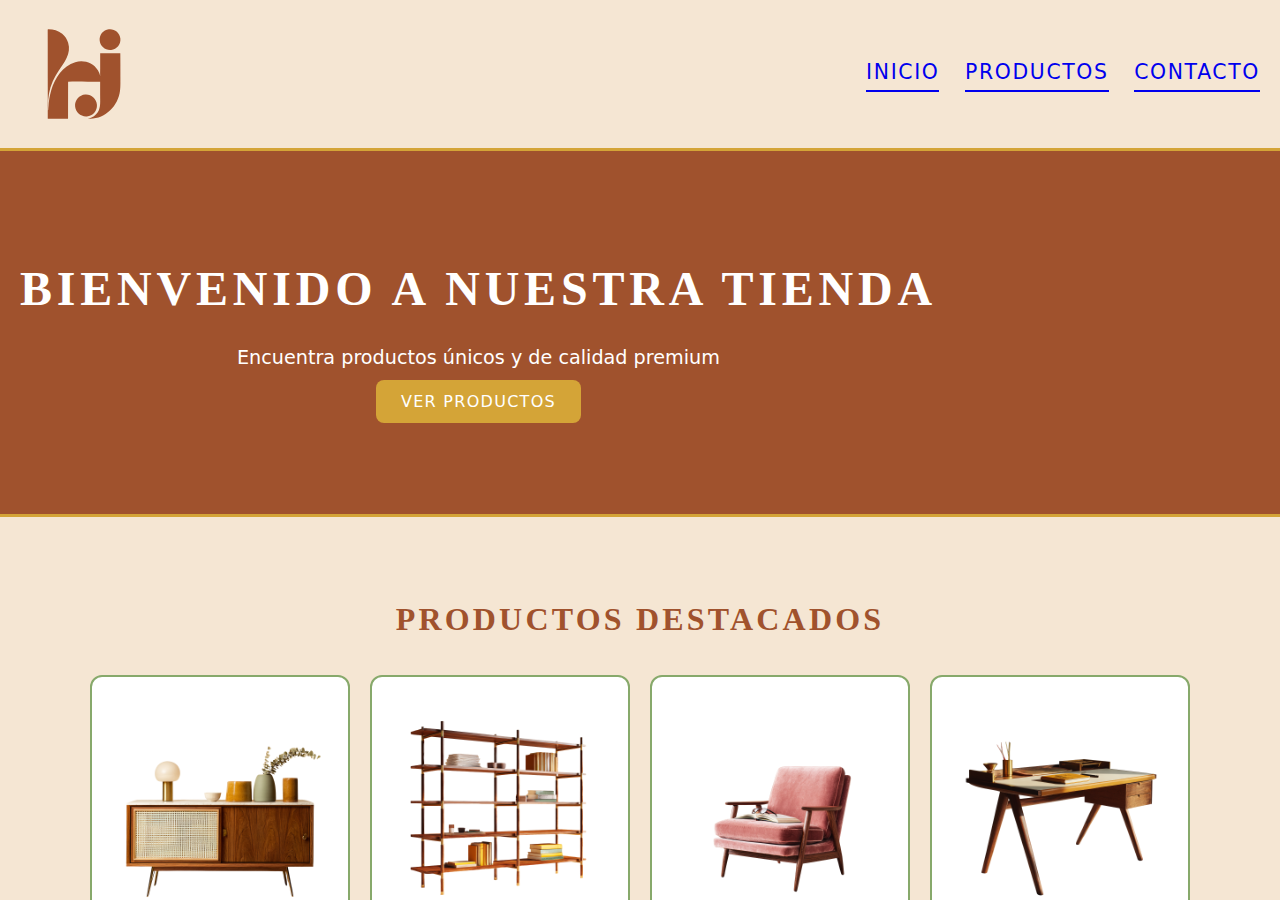
<file: Index.html>
<!DOCTYPE html>
<html lang="en">
<head>
  <meta http-equiv="refresh" content="0; url=/views/home.html">
  <title>Redirecting...</title>
</head>
<body>
  <p>If you are not redirected, <a href="/views/home.html">click here</a>.</p>
</body>
</html>
</file>
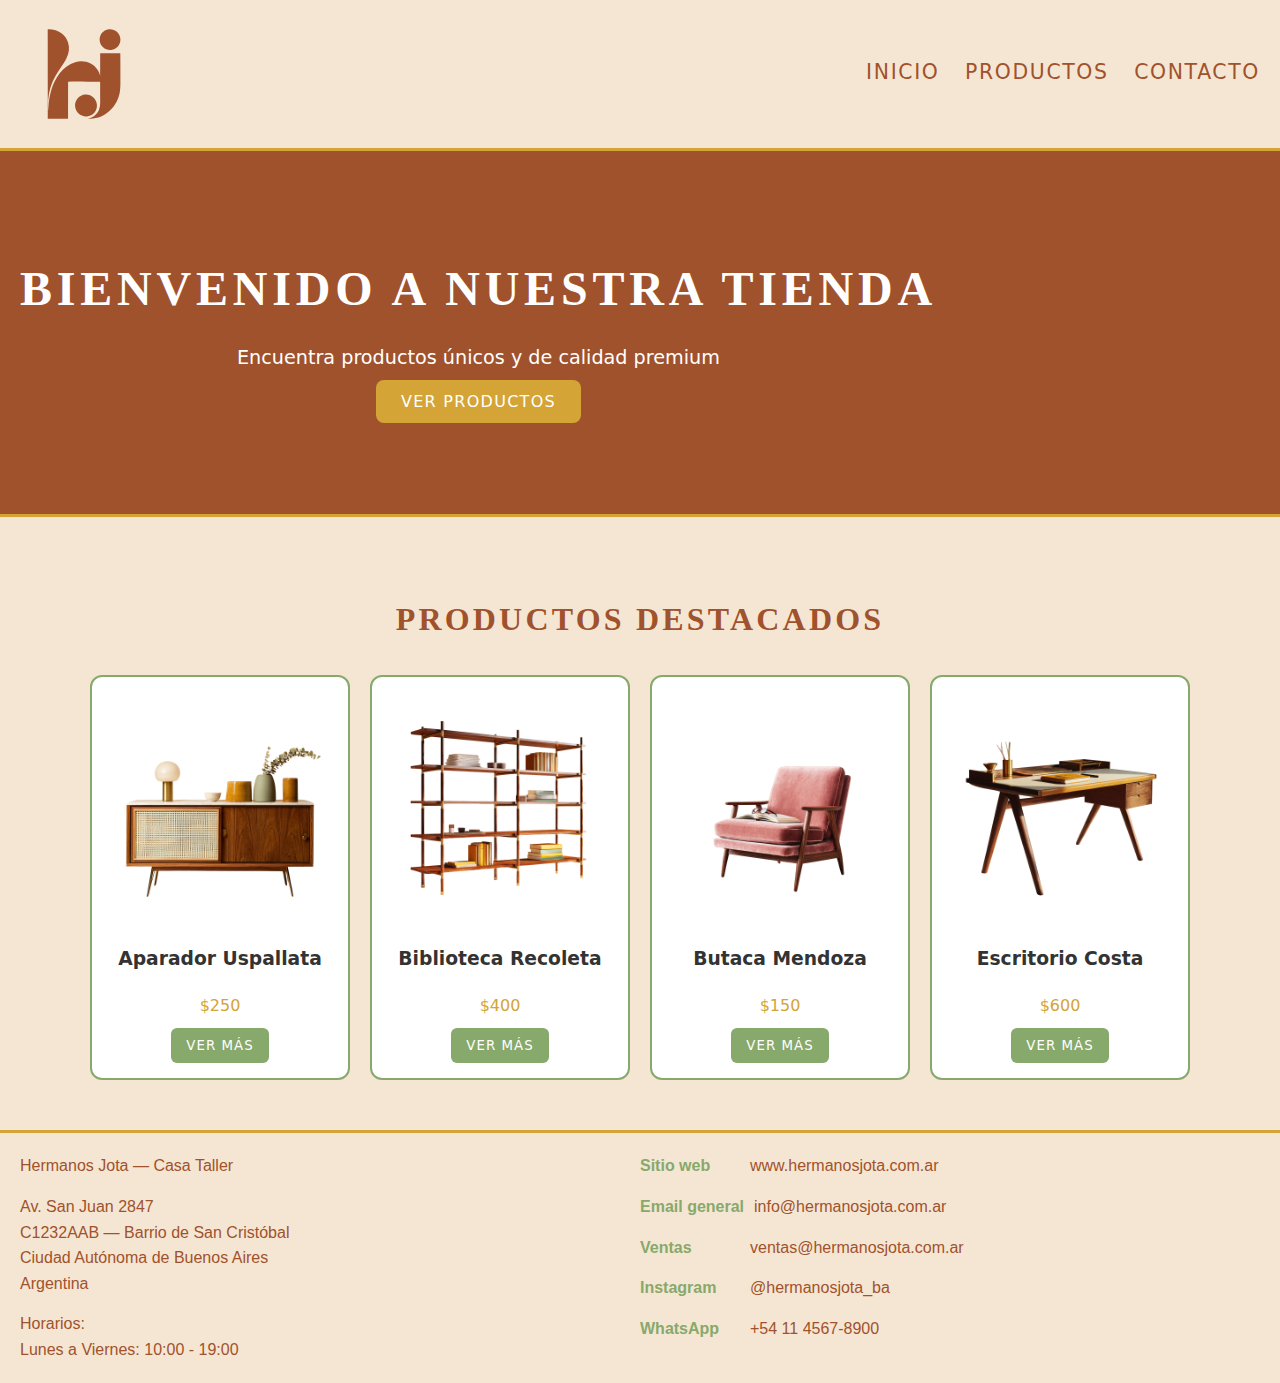
<file: views/index.html>
<!DOCTYPE html>
<html lang="es">
<link rel="stylesheet" href="../public/css/index.css">
<head>
  <meta charset="UTF-8">
  <meta name="viewport" content="width=device-width, initial-scale=1.0">
  <title>Hermanos Jota - Mueblería</title>
  
</head>
<body>
  <!-- Header -->
  <div id="header"></div>

  <main>
     <!-- Hero Banner -->
    <header class="hero">
      <div class="hero-content">
        <h1>Bienvenido a Nuestra Tienda</h1>
        <p>Encuentra productos únicos y de calidad premium</p>
        <a href="productos.html" class="btn">Ver Productos</a>
      </div>
    </header>

    <!-- Productos Destacados -->
    <section class="productos">
      <h2>Productos Destacados</h2>
      <div id="productos-container" class="productos-grid">
        <!-- Los productos se insertan dinámicamente aquí -->
      </div>
    </section>
  </main>

  <!-- Footer -->
  <div id="footer"></div>

  
  <script src="../public/js/HeaderFooterScript.js"></script>
  <script src="../public/js/ProductosLista.js"></script>
    
  
</body>
</html>
</file>
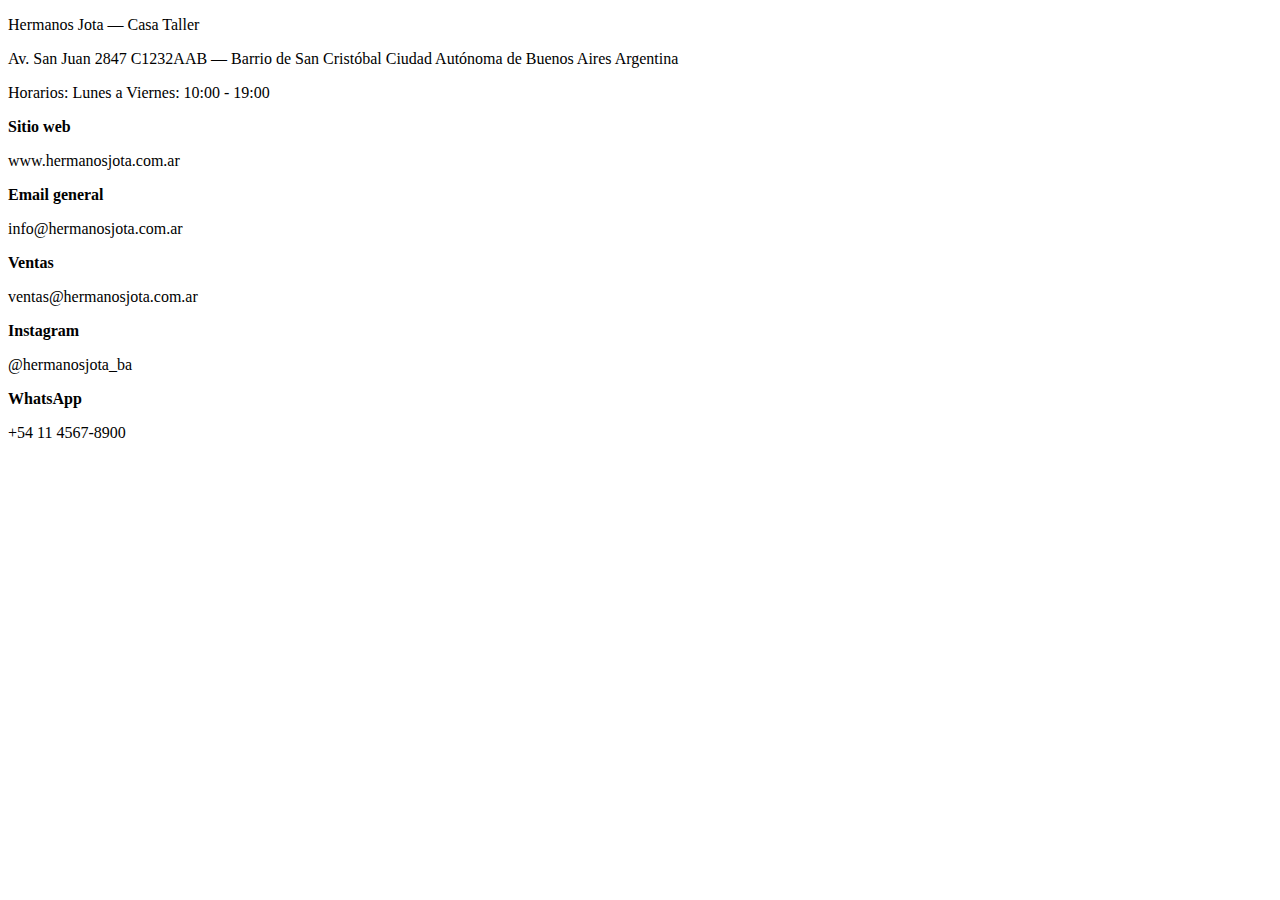
<file: footer.inc.html>
<!DOCTYPE html>

<body>
<Div id="Showroom">
    <columb>
        <p>
            Hermanos Jota — Casa Taller
        </p>
    </columb>
    <columb>
        <p>
            Av. San Juan 2847
            C1232AAB — Barrio de San Cristóbal
            Ciudad Autónoma de Buenos Aires
            Argentina
        </p> 
    </columb>
    <columb>
        <p>
            Horarios:
            Lunes a Viernes: 10:00 - 19:00
        </p>
    </columb>
</Div>
<Div id="Contacto">
    <columb>
        <b>Sitio web</b>
        <p>www.hermanosjota.com.ar</p>
    </columb>

    <columb>
        <b>Email general</b>
        <p>info@hermanosjota.com.ar</p>
    </columb>

    <columb>
        <b>Ventas</b>
        <p>ventas@hermanosjota.com.ar</p>
    </columb>

    <columb>
        <b>Instagram</b>
        <p>@hermanosjota_ba</p>
    </columb>

    <columb>
        <b>WhatsApp</b>
        <p>+54 11 4567-8900</p>
    </columb>
</Div>


</body>
</file>
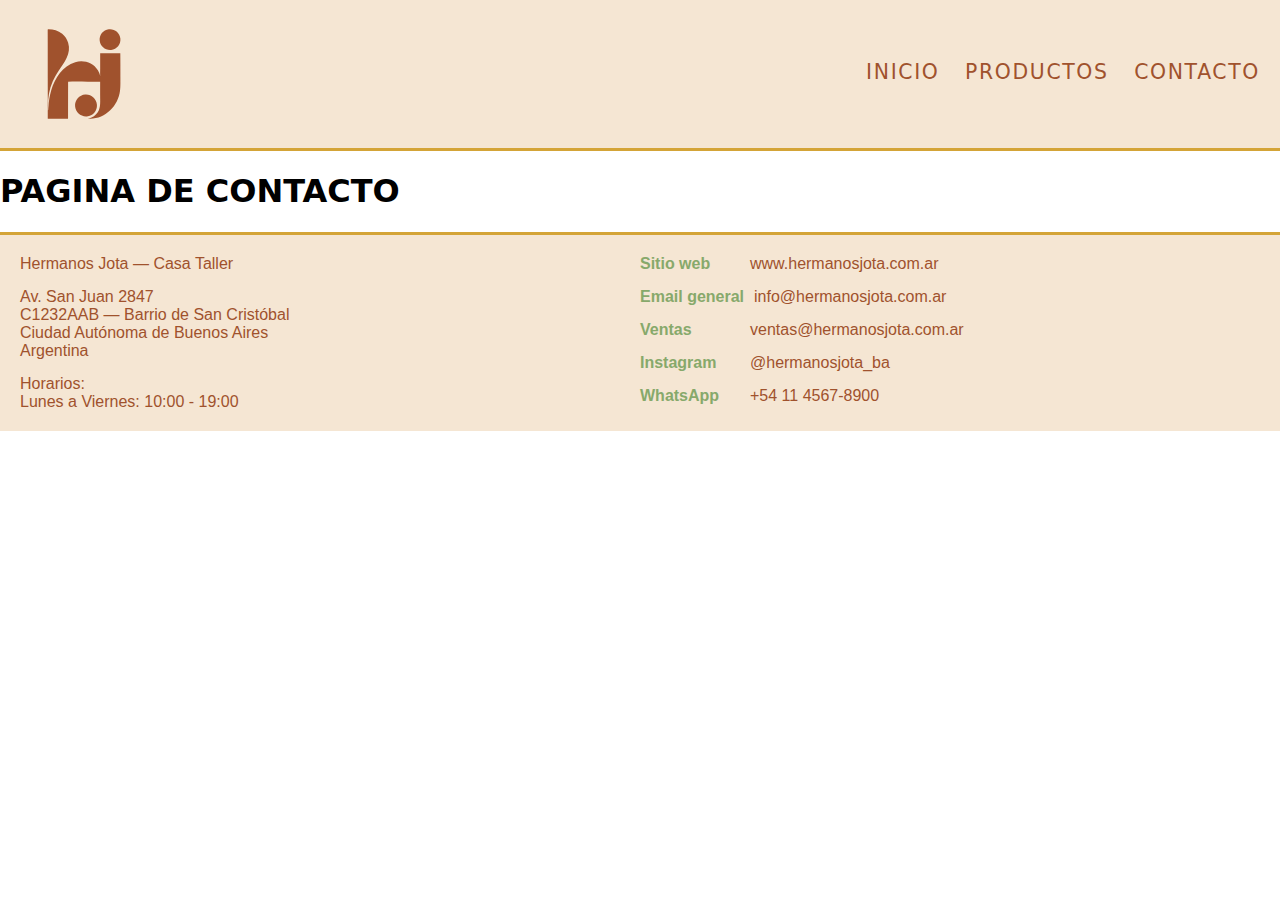
<file: views/contacto.html>
<!DOCTYPE html>
<html lang="es">
<head>
  <meta charset="UTF-8">
  <meta name="viewport" content="width=device-width, initial-scale=1.0">
  <title>Contacto - Hermanos Jota</title>
</head>
<body>
  <!-- Header -->
  <div id="header"></div>

  <main>
    <h1>PAGINA DE CONTACTO</h1>
  </main>

  <!-- Footer -->
  <div id="footer"></div>

  <script src="../public/js/HeaderFooterScript.js"></script>
  
</body>
</html>
</file>
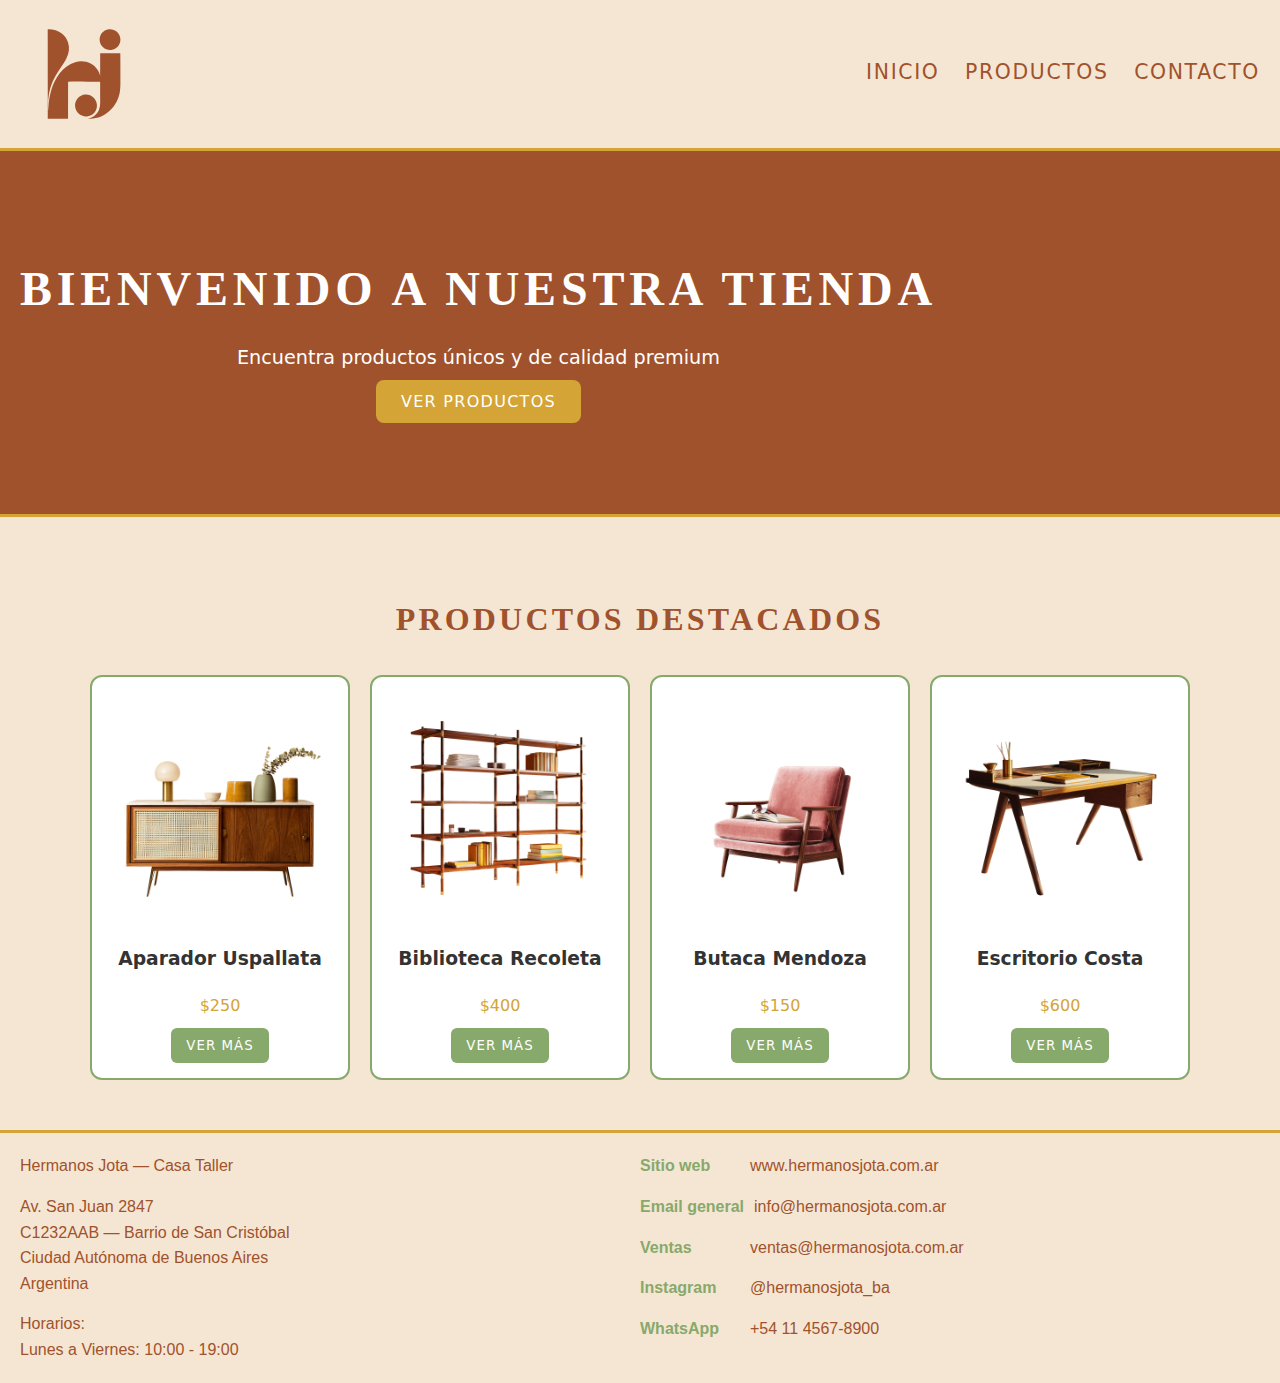
<file: views/home.html>
<!DOCTYPE html>
<html lang="es">
<link rel="stylesheet" href="../public/css/home.css">
<head>
  <meta charset="UTF-8">
  <meta name="viewport" content="width=device-width, initial-scale=1.0">
  <title>Hermanos Jota - Mueblería</title>
  
</head>
<body>
  <!-- Header -->
  <div id="header"></div>

  <main>
     <!-- Hero Banner -->
    <header class="hero">
      <div class="hero-content">
        <h1>Bienvenido a Nuestra Tienda</h1>
        <p>Encuentra productos únicos y de calidad premium</p>
        <a href="productos.html" class="btn">Ver Productos</a>
      </div>
    </header>

    <!-- Productos Destacados -->
    <section class="productos">
      <h2>Productos Destacados</h2>
      <div id="productos-container" class="productos-grid">
        <!-- Los productos se insertan dinámicamente aquí -->
      </div>
    </section>
  </main>

  <!-- Footer -->
  <div id="footer"></div>

  
  <script src="../public/js/HeaderFooterScript.js"></script>
  <script src="../public/js/ProductosLista.js"></script>
  <script src="../public/js/MostrarTodosProductos.js">
  </script>
  
<script>
  renderizarProductos(4);
</script>
    
  
</body>
</html>
</file>
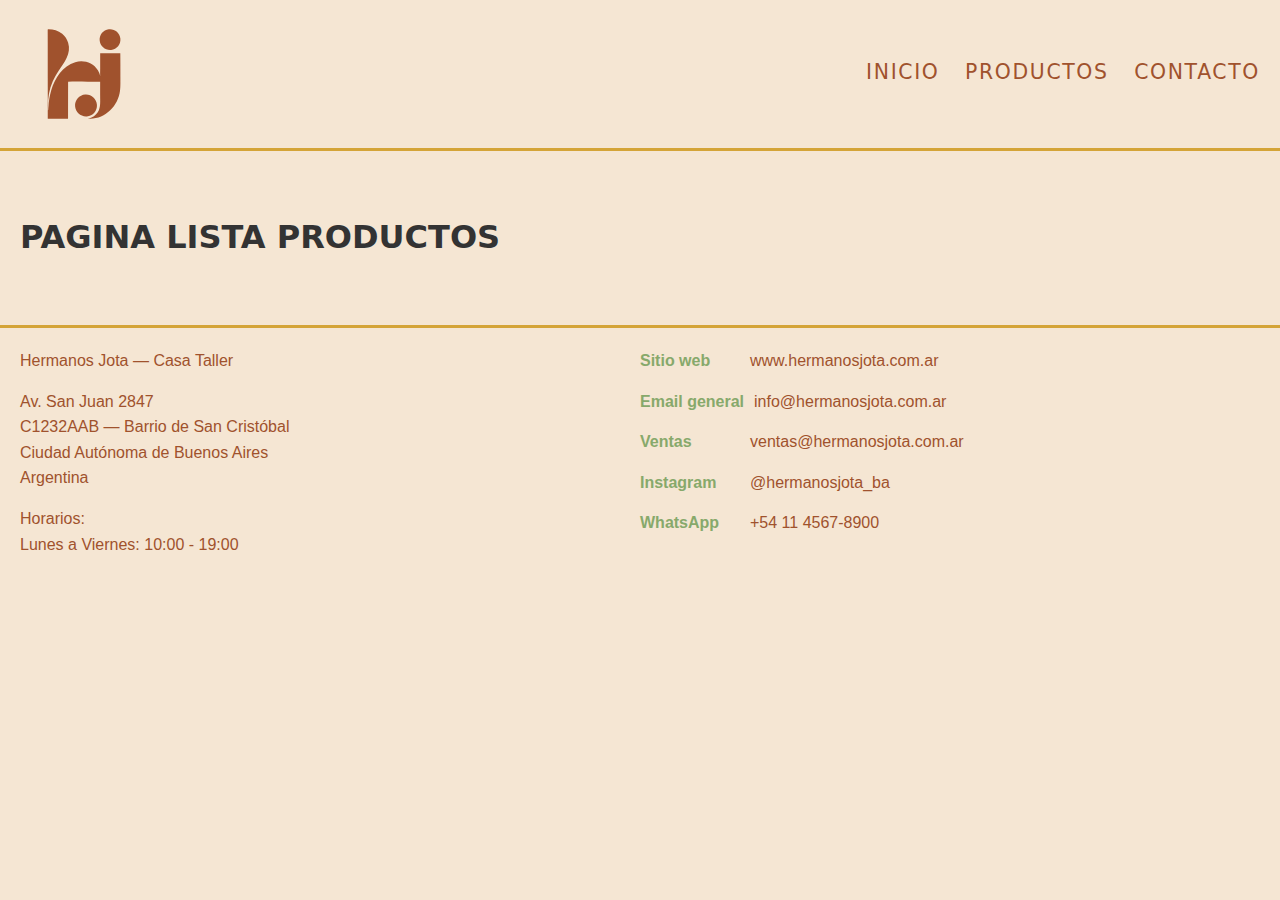
<file: views/productos.html>
<!DOCTYPE html>
<html lang="es">
  <link rel="stylesheet" href="../public/css/productos.css">
<head>
  <meta charset="UTF-8">
  <meta name="viewport" content="width=device-width, initial-scale=1.0">
  <title>Productos - Hermanos Jota</title>
</head>
<body>
  <!-- Header -->
  <div id="header"></div>

  <main>
    <h1>PAGINA LISTA PRODUCTOS</h1>
  </main>

  <!-- Footer -->
  <div id="footer"></div>

  <script src="../public/js/HeaderFooterScript.js"></script>
  <script src="../public/js/ProductosLista.js"></script>
</body>
</html>
</file>
<file: public/css/index.css>
/* Colores base */
:root {
  --brand: #A0522D;
  --secondary: #87A96B;
  --background: #F5E6D3;
  --premium: #D4A437;
  --light: #C47A6D;
  --font-primary: 'Inter', system-ui, sans-serif;
  --font-secondary: 'Playfair Display', Georgia, serif;
}

/* Body */
body {
  margin: 0;
  font-family: var(--font-primary);
  font-weight: 400; /* Inter Regular */
  font-size: 12pt;
  line-height: 1.6;
  background: var(--background);
  color: #333;
  display: flex;
  flex-direction: column;
  min-height: 100vh; 
  width: 100%;
}

/* Hero Banner */
.hero {
  background: var(--brand);
  color: white;
  text-align: center;
  padding: 100px 20px;
}

.hero h1 {
  font-family: var(--font-secondary);
  font-weight: 700; /* Playfair Display Bold */
  font-size: 3rem;
  text-transform: uppercase;
  letter-spacing: 0.1em;
  margin: 0;
}

.hero p {
  font-family: var(--font-primary);
  font-weight: 400; /* Inter Regular */
  font-size: 1.2rem;
  line-height: 1.6;
  margin: 15px 0;
}

/* Buttons */
.btn {
  font-family: var(--font-primary);
  font-weight: 500; /* Inter Medium for CTAs */
  text-transform: uppercase;
  letter-spacing: 0.08em;
  background: var(--premium);
  color: white;
  padding: 12px 25px;
  border-radius: 8px;
  text-decoration: none;
  transition: background 0.3s;
}

.btn:hover {
  background: var(--light);
}

/* Productos section */
.productos {
  padding: 50px 20px;
  text-align: center;
}

.productos h2 {
  font-family: var(--font-secondary);
  font-weight: 700; /* Playfair Display Bold */
  font-size: 2rem;
  text-transform: uppercase;
  letter-spacing: 0.1em;
  color: var(--brand);
  margin-bottom: 30px;
}

/* Grid layout */
.productos-grid {
  display: grid;
  gap: 20px;
  grid-template-columns: repeat(auto-fit, minmax(220px, 1fr));
  max-width: 1100px;
  margin: auto;
}

/* Product card */
.producto-card {
  background: white;
  border: 2px solid var(--secondary);
  border-radius: 12px;
  padding: 15px;
  transition: transform 0.2s;
  font-family: var(--font-primary);
  font-weight: 400; /* Inter Regular */
}

.producto-card:hover {
  transform: translateY(-5px);
}

.producto-card img {
  max-width: 100%;
  border-radius: 8px;
}

.precio {
  font-family: var(--font-primary);
  font-weight: 500; /* Inter Medium for emphasis */
  color: var(--premium);
  margin: 10px 0;
}

/* Card button */
.producto-card button {
  font-family: var(--font-primary);
  font-weight: 500; /* Inter Medium */
  text-transform: uppercase;
  letter-spacing: 0.08em;
  background: var(--secondary);
  border: none;
  padding: 10px 15px;
  border-radius: 6px;
  cursor: pointer;
  color: white;
  transition: background 0.3s;
}

.producto-card button:hover {
  background: var(--brand);
}

/* Footer */
.footer {
  background: var(--brand);
  color: white;
  text-align: center;
  padding: 15px;
  margin-top: 40px;
  font-family: var(--font-primary);
  font-weight: 400; /* Inter Regular */
}
</file>
<file: public/css/home.css>
/* Colores base */
:root {
  --brand: #A0522D;
  --secondary: #87A96B;
  --background: #F5E6D3;
  --premium: #D4A437;
  --light: #C47A6D;
  --font-primary: 'Inter', system-ui, sans-serif;
  --font-secondary: 'Playfair Display', Georgia, serif;
}

/* Body */
body {
  margin: 0;
  font-family: var(--font-primary);
  font-weight: 400; /* Inter Regular */
  font-size: 12pt;
  line-height: 1.6;
  background: var(--background);
  color: #333;
}

/* Hero Banner */
.hero {
  background: var(--brand);
  color: white;
  text-align: center;
  padding: 100px 20px;
}

.hero h1 {
  font-family: var(--font-secondary);
  font-weight: 700; /* Playfair Display Bold */
  font-size: 3rem;
  text-transform: uppercase;
  letter-spacing: 0.1em;
  margin: 0;
}

.hero p {
  font-family: var(--font-primary);
  font-weight: 400; /* Inter Regular */
  font-size: 1.2rem;
  line-height: 1.6;
  margin: 15px 0;
}

/* Buttons */
.btn {
  font-family: var(--font-primary);
  font-weight: 500; /* Inter Medium for CTAs */
  text-transform: uppercase;
  letter-spacing: 0.08em;
  background: var(--premium);
  color: white;
  padding: 12px 25px;
  border-radius: 8px;
  text-decoration: none;
  transition: background 0.3s;
}

.btn:hover {
  background: var(--light);
}

/* Productos section */
.productos {
  padding: 50px 20px;
  text-align: center;
}

.productos h2 {
  font-family: var(--font-secondary);
  font-weight: 700; /* Playfair Display Bold */
  font-size: 2rem;
  text-transform: uppercase;
  letter-spacing: 0.1em;
  color: var(--brand);
  margin-bottom: 30px;
}

/* Grid layout */
.productos-grid {
  display: grid;
  gap: 20px;
  grid-template-columns: repeat(auto-fit, minmax(220px, 1fr));
  max-width: 1100px;
  margin: auto;
}

/* Product card */
.producto-card {
  background: white;
  border: 2px solid var(--secondary);
  border-radius: 12px;
  padding: 15px;
  transition: transform 0.2s;
  font-family: var(--font-primary);
  font-weight: 400; /* Inter Regular */
}

.producto-card:hover {
  transform: translateY(-5px);
}

.producto-card img {
  max-width: 100%;
  border-radius: 8px;
}

.precio {
  font-family: var(--font-primary);
  font-weight: 500; /* Inter Medium for emphasis */
  color: var(--premium);
  margin: 10px 0;
}

/* Card button */
.producto-card button {
  font-family: var(--font-primary);
  font-weight: 500; /* Inter Medium */
  text-transform: uppercase;
  letter-spacing: 0.08em;
  background: var(--secondary);
  border: none;
  padding: 10px 15px;
  border-radius: 6px;
  cursor: pointer;
  color: white;
  transition: background 0.3s;
}

.producto-card button:hover {
  background: var(--brand);
}

/* Footer */
.footer {
  background: var(--brand);
  color: white;
  text-align: center;
  padding: 15px;
  margin-top: 40px;
  font-family: var(--font-primary);
  font-weight: 400; /* Inter Regular */
}
</file>
<file: public/css/productos.css>
/* Colores base */
:root {
  --brand: #A0522D;
  --secondary: #87A96B;
  --background: #F5E6D3;
  --premium: #D4A437;
  --light: #C47A6D;
  --font-primary: 'Inter', system-ui, sans-serif;
  --font-secondary: 'Playfair Display', Georgia, serif;
  
}

/* Body */
body {
  margin: 0;
  font-family: var(--font-primary);
  font-weight: 400; /* Inter Regular */
  font-size: 12pt;
  line-height: 1.6;
  background: var(--background);
  color: #333;
  display: flex;
  flex-direction: column;
  min-height: 100vh; 
  width: 100%;
}

/* Main container */
main {
  padding: 40px 20px; /* top/bottom, left/right */
}

/* Buttons */
.btn {
  font-family: var(--font-primary);
  font-weight: 500; /* Inter Medium for CTAs */
  text-transform: uppercase;
  letter-spacing: 0.08em;
  background: var(--premium);
  color: white;
  padding: 12px 25px;
  border-radius: 8px;
  text-decoration: none;
  transition: background 0.3s;
}

.btn:hover {
  background: var(--light);
}

/* Productos section */
.productos {
  padding: 50px 20px;
  text-align: center;
}

.productos h2 {
  font-family: var(--font-secondary);
  font-weight: 700; /* Playfair Display Bold */
  font-size: 2rem;
  text-transform: uppercase;
  letter-spacing: 0.1em;
  color: var(--brand);
  margin-bottom: 30px;
}

/* Grid layout */
.productos-grid {
  display: grid;
  gap: 20px;
  grid-template-columns: repeat(auto-fit, minmax(220px, 1fr));
  max-width: 1100px;
  margin: auto;
}

/* Product card */
.producto-card {
  background: white;
  border: 2px solid var(--secondary);
  border-radius: 12px;
  padding: 15px;
  transition: transform 0.2s;
  font-family: var(--font-primary);
  font-weight: 400; /* Inter Regular */
}

.producto-card:hover {
  transform: translateY(-5px);
}

.producto-card img {
  max-width: 100%;
  border-radius: 8px;
}

.precio {
  font-family: var(--font-primary);
  font-weight: 500; /* Inter Medium for emphasis */
  color: var(--premium);
  margin: 10px 0;
}

/* Card button */
.producto-card button {
  font-family: var(--font-primary);
  font-weight: 500; /* Inter Medium */
  text-transform: uppercase;
  letter-spacing: 0.08em;
  background: var(--secondary);
  border: none;
  padding: 10px 15px;
  border-radius: 6px;
  cursor: pointer;
  color: white;
  transition: background 0.3s;
}

.producto-card button:hover {
  background: var(--brand);
}

/* Footer */
.footer {
  background: var(--brand);
  color: white;
  text-align: center;
  padding: 15px;
  margin-top: 40px;
  font-family: var(--font-primary);
  font-weight: 400; /* Inter Regular */
}
/* Búsqueda de productos */
.header-busqueda {
  display: flex;
  justify-content: center;
  margin-bottom: 20px;
}

.header-busqueda input {
  padding: 8px;
  width: 300px;
  border: 1px solid #ccc;
  border-radius: 5px 0 0 5px;
}

.header-busqueda button {
  padding: 8px 12px;
  border: 1px solid #ccc;
  border-left: 0;
  border-radius: 0 5px 5px 0;
  background-color: var(--brand); /* marrón */
  color: white;
  cursor: pointer;
}
</file>
